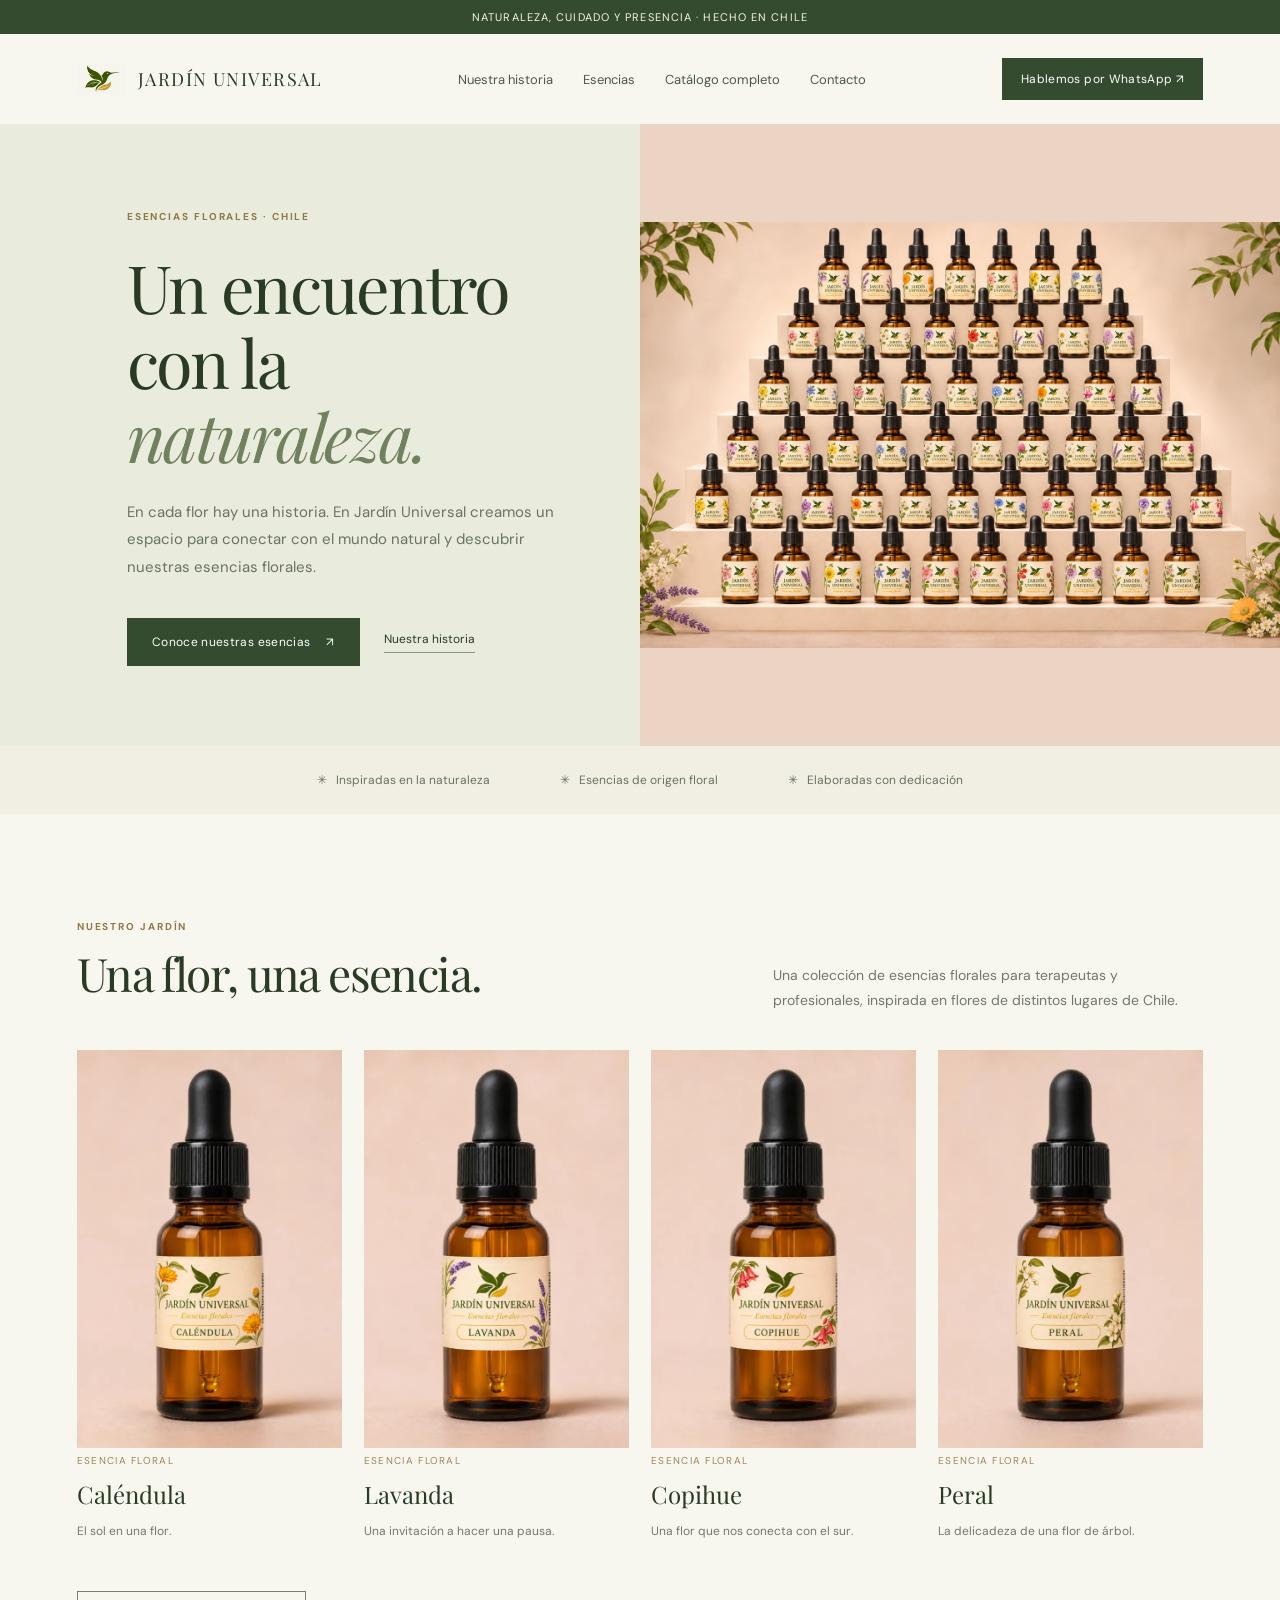
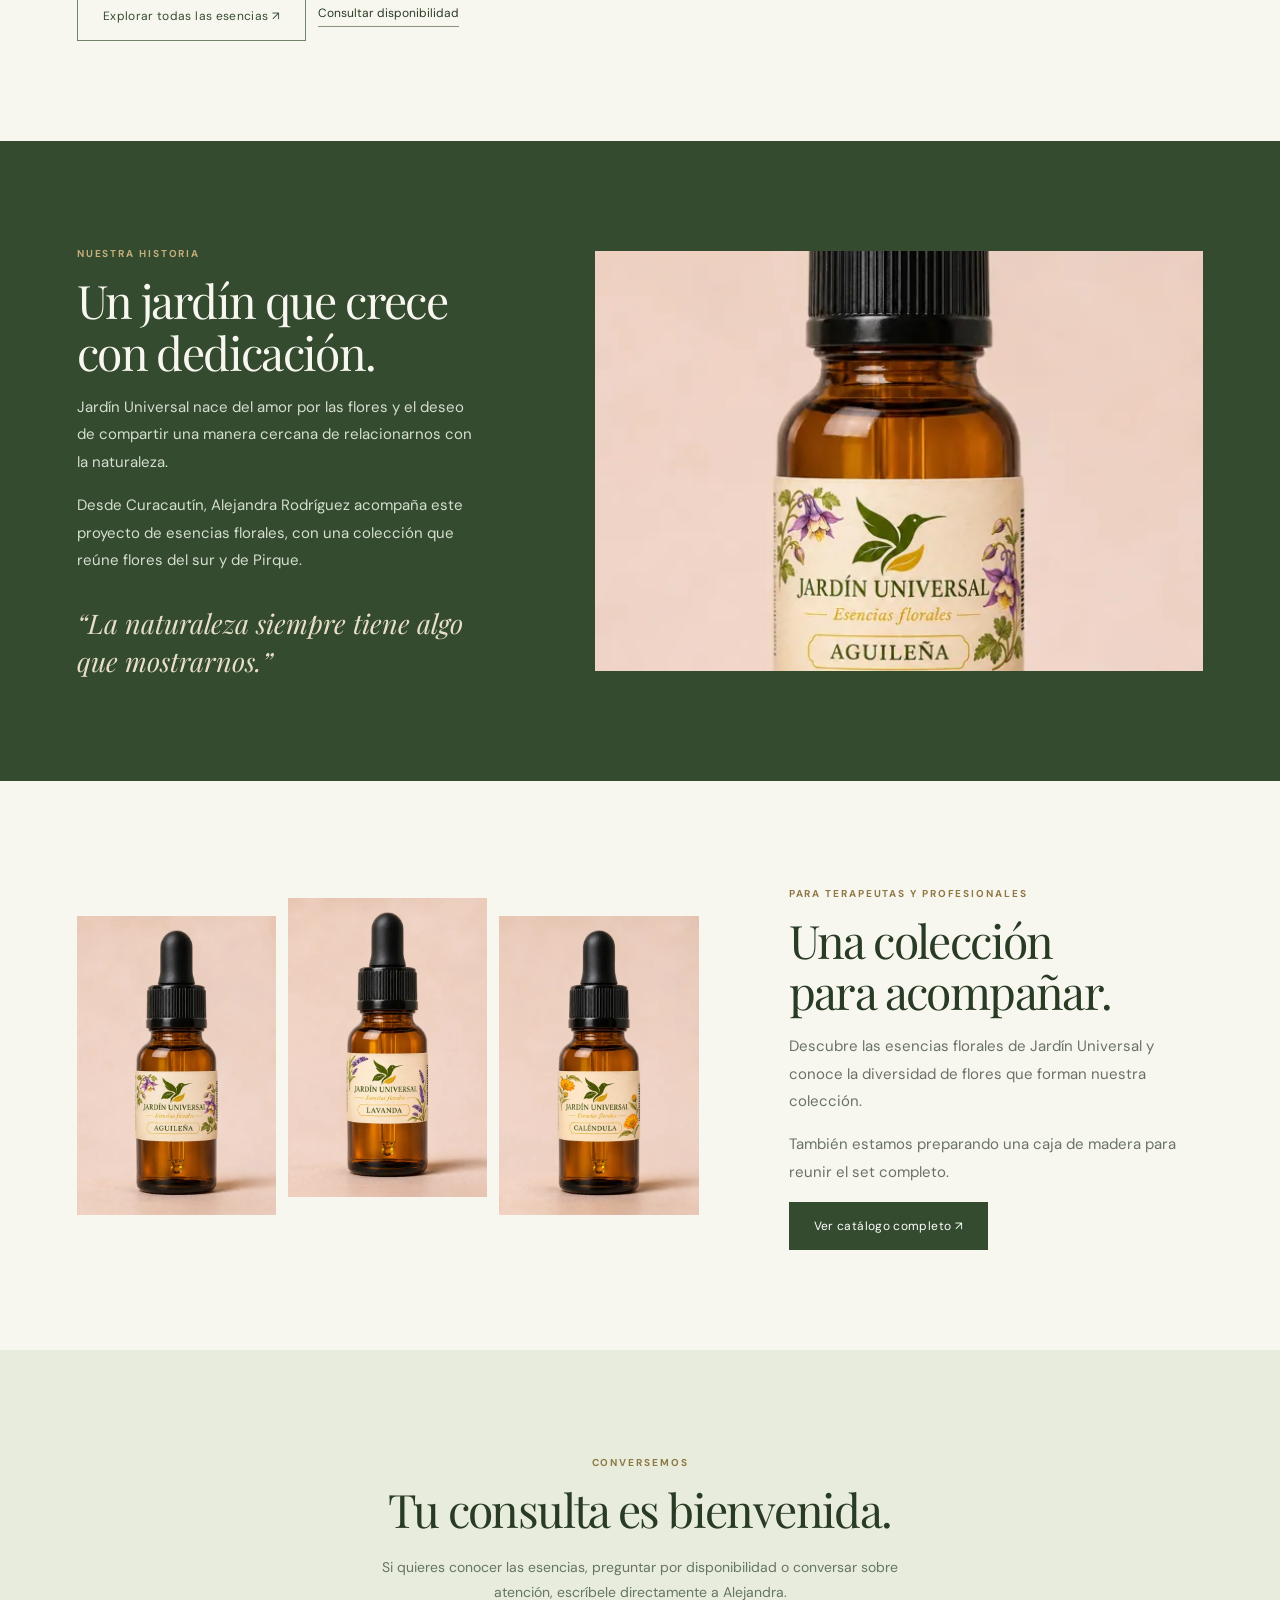
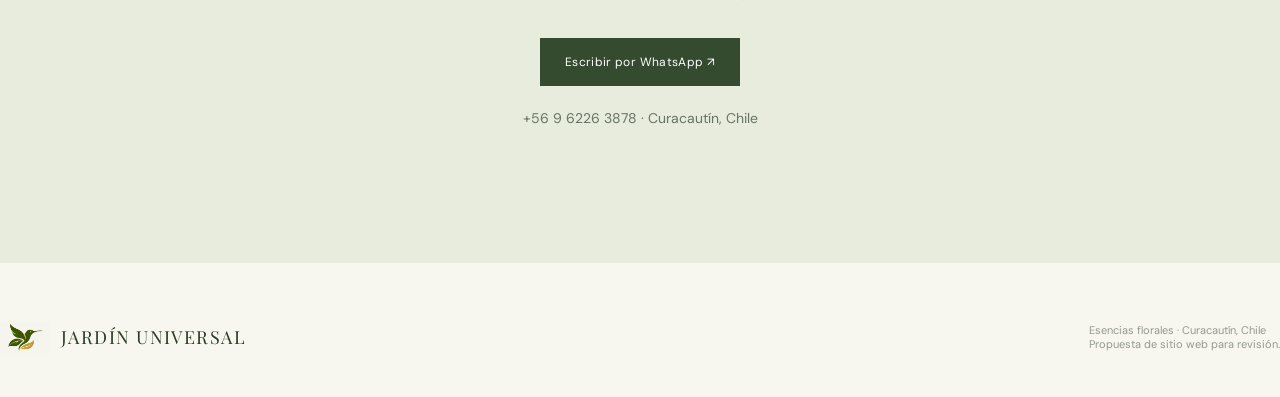
<file: index.html>
<!doctype html>
<html lang="es"><head><meta charset="utf-8"><meta name="viewport" content="width=device-width, initial-scale=1"><title>Jardín Universal | Esencias florales</title><meta name="description" content="Esencias florales, naturaleza y acompañamiento desde el sur de Chile."><link rel="preconnect" href="https://fonts.googleapis.com"><link rel="preconnect" href="https://fonts.gstatic.com" crossorigin><link href="https://fonts.googleapis.com/css2?family=DM+Sans:wght@400;500;600;700&family=Playfair+Display:ital,wght@0,400;0,500;0,600;1,400&display=swap" rel="stylesheet"><style>
:root{--ink:#293b25;--moss:#3f542f;--muted:#72786a;--cream:#f8f7ef;--ivory:#efeee4;--gold:#c49a52;--line:#dcded1}*{box-sizing:border-box}html{scroll-behavior:smooth}body{margin:0;background:var(--cream);font-family:'DM Sans',sans-serif;color:var(--ink)}a{color:inherit;text-decoration:none}img{display:block;max-width:100%}.wrap{max-width:1300px;margin:auto;padding:0 6%}.topbar{background:#344b30;color:#f6f5e9;text-align:center;font-size:11px;letter-spacing:.1em;padding:10px}.nav{height:90px;display:flex;align-items:center;justify-content:space-between;gap:26px}.brand{display:flex;align-items:center;gap:12px;font-family:'Playfair Display',serif;font-size:18px;letter-spacing:.08em}.brand img{width:49px;height:49px;object-fit:contain;mix-blend-mode:multiply}.navlinks{display:flex;gap:30px;font-size:13px;color:#4d5948}.nav-cta,.button{display:inline-flex;align-items:center;justify-content:center;gap:16px;background:#344b30;color:white;padding:16px 25px;font-size:12px;letter-spacing:.03em}.nav-cta{padding:13px 19px}.hero{display:grid;grid-template-columns:1fr 1fr;min-height:620px}.hero-copy{background:#e9ecdd;display:flex;align-items:center}.hero-inner{max-width:590px;margin-left:auto;padding:80px 10% 80px 12%}.eyebrow{color:#8f7845;letter-spacing:.19em;font-size:10px;font-weight:700;text-transform:uppercase}.hero h1,.heading{font-family:'Playfair Display',serif;font-weight:400;line-height:1.12;letter-spacing:-.035em}.hero h1{font-size:clamp(46px,5.2vw,76px);margin:25px 0}.hero h1 em{font-weight:400;color:#71815e}.hero-copy p,.lead{color:#697265;line-height:1.85;font-size:15px;max-width:480px}.hero-actions{display:flex;align-items:center;gap:24px;margin-top:36px}.textlink{font-size:12px;border-bottom:1px solid #87937a;padding-bottom:5px}.hero-image{background:linear-gradient(0deg,#293b2533,#293b2508),url('assets/frascos/41.webp') center/cover;min-height:530px}.hero-note{background:#f1efe4;padding:26px 6%;display:flex;justify-content:center;gap:70px;flex-wrap:wrap;color:#69715f;font-size:12px}.section{padding:100px 0}.section-head{display:flex;align-items:end;justify-content:space-between;gap:24px;margin-bottom:38px}.heading{font-size:clamp(34px,3.6vw,50px);margin:13px 0}.section-head p{max-width:430px;margin:0;color:var(--muted);font-size:14px;line-height:1.75}.cards{display:grid;grid-template-columns:repeat(4,1fr);gap:22px}.card{min-width:0}.card-img{height:225px;background:#eeece0;overflow:hidden}.card-img img{width:100%;height:100%;object-fit:cover;transition:transform .35s}.card:hover img{transform:scale(1.04)}.card small{font-size:10px;letter-spacing:.13em;color:#9d8556;text-transform:uppercase}.card h3{font-family:'Playfair Display',serif;font-size:24px;font-weight:400;margin:9px 0}.card p{font-size:12px;color:var(--muted);line-height:1.6}.catalogue-actions{display:flex;gap:12px;align-items:center;margin:38px 0 0}.outline{border:1px solid #73826a;background:transparent;color:#344b30}.explore{margin-top:34px;border-top:1px solid var(--line);padding-top:24px}.explore summary{cursor:pointer;font-size:14px;font-weight:600}.search{margin-top:22px;width:min(440px,100%);padding:13px 15px;border:1px solid #cbd1c0;background:transparent;font:inherit}.names{display:grid;grid-template-columns:repeat(4,1fr);gap:0 25px;list-style:none;padding:0}.names li{font-size:12px;padding:12px 0;border-bottom:1px solid #e2e4d9}.names span{float:right;color:#a4aa9f}.about{background:#344b30;color:#f8f7ef}.about-grid{display:grid;grid-template-columns:.8fr 1.2fr;gap:10%;align-items:center}.about .eyebrow{color:#c4ae79}.about .lead{color:#d5decf}.about-visual{height:420px;background:url('assets/frascos/01.webp') center/cover}.quote{font-family:'Playfair Display',serif;font-style:italic;font-size:27px;line-height:1.4;color:#e7dfc7;margin-top:30px}.packs{display:grid;grid-template-columns:1.2fr .8fr;gap:8%;align-items:center}.packs-img{min-height:440px;background:url('assets/packs.png') center/cover}.mini{font-size:11px;color:#959c8e;line-height:1.7}.contact{background:#e7ecdd;text-align:center;padding:100px 20px}.contact p{max-width:570px;margin:20px auto 32px;line-height:1.8;color:#677466;font-size:14px}.footer{padding:50px 0 35px}.footer-grid{display:flex;justify-content:space-between;gap:20px;align-items:center}.footer small{color:#92998e;font-size:11px}.mobile{display:none}.badge{display:inline-block;margin-top:14px;font-size:10px;color:#8a7857;background:#eee9d8;padding:7px 10px;letter-spacing:.04em}@media(max-width:800px){.nav{height:75px}.navlinks,.nav-cta{display:none}.mobile{display:block;font-size:12px}.hero{grid-template-columns:1fr}.hero-inner{padding:65px 7%}.hero-image{min-height:380px}.cards{grid-template-columns:repeat(2,1fr)}.section{padding:72px 0}.section-head{display:block}.section-head p{margin-top:15px}.about-grid,.packs{grid-template-columns:1fr;gap:35px}.about-visual,.packs-img{height:330px;min-height:0}.names{grid-template-columns:repeat(2,1fr)}.hero-note{gap:15px 30px}.footer-grid{display:block}.footer small{display:block;margin-top:20px}}@media(max-width:420px){.brand{font-size:15px}.cards{gap:12px}.card-img{height:160px}.hero h1{font-size:45px}.names{grid-template-columns:1fr}}
</style><style>
html,body{max-width:100%;overflow-x:hidden}.card-img{height:auto;aspect-ratio:2/3}.card-img img{object-fit:cover}.hero-image,.packs-img,.about-visual{background-repeat:no-repeat}.names li{display:flex;justify-content:space-between;gap:12px}.names span{float:none;white-space:nowrap}
@media(max-width:800px){.topbar{font-size:9px;padding:9px 12px}.nav{gap:8px}.brand{min-width:0;letter-spacing:.04em}.brand span{white-space:nowrap}.brand img{width:42px;height:42px;flex:none}.hero-inner{padding:55px 7% 60px;margin:0}.hero h1{font-size:clamp(39px,9vw,64px)}.hero-image{min-height:0;aspect-ratio:1.4/1;background-position:center}.hero-note{padding:20px 7%;justify-content:flex-start}.section-head{margin-bottom:28px}.cards{grid-template-columns:repeat(2,minmax(0,1fr))}.card-img{aspect-ratio:2/3}.card h3{font-size:21px}.catalogue-actions{flex-wrap:wrap}.packs-img,.about-visual{height:auto;min-height:0;aspect-ratio:1.45/1}.contact{padding:72px 7%}.footer-grid{align-items:start}}
@media(max-width:560px){.nav{height:70px}.mobile{white-space:nowrap}.cards{grid-template-columns:1fr;gap:28px}.card-img{aspect-ratio:2/3}.hero-actions{align-items:flex-start;flex-direction:column;gap:20px}.section{padding:60px 0}.section-head .heading{font-size:36px}.names{grid-template-columns:1fr}.topbar{letter-spacing:.06em}.wrap{padding-left:6%;padding-right:6%}}
.coleccion-fotos{display:grid;grid-template-columns:repeat(3,minmax(0,1fr));gap:12px;align-items:center}.coleccion-fotos img{width:100%;height:auto;aspect-ratio:2/3;object-fit:cover}.coleccion-fotos img:nth-child(2){transform:translateY(-18px)}@media(max-width:560px){.coleccion-fotos{gap:7px}.coleccion-fotos img:nth-child(2){transform:translateY(-10px)}}
.coleccion-portada{background:#ede8db;min-height:620px;display:flex;flex-direction:column;justify-content:center;padding:34px 30px;gap:22px}.portada-intro{text-align:center;color:#354a2d}.portada-intro span{display:block;font-size:9px;letter-spacing:.18em;color:#8b754b}.portada-intro strong{display:block;margin-top:7px;font:400 23px 'Playfair Display',serif}.portada-grid{display:grid;grid-template-columns:repeat(11,minmax(0,1fr));gap:5px;align-content:center}.portada-grid img{display:block;width:100%;aspect-ratio:2/3;object-fit:cover;background:#ead2c2}.hero-image.coleccion-portada{background-image:none}@media(max-width:800px){.coleccion-portada{min-height:0;aspect-ratio:auto;padding:30px 7%;gap:18px}.portada-grid{grid-template-columns:repeat(11,minmax(0,1fr));gap:4px}.portada-intro strong{font-size:20px}}@media(max-width:560px){.portada-grid{grid-template-columns:repeat(8,minmax(0,1fr));gap:4px}.coleccion-portada{padding:26px 5% 30px}}
.hero-image.portada-fotografica{background:none;display:flex;align-items:center;justify-content:center;min-height:0;overflow:hidden}.portada-fotografica img{display:block;width:100%;height:100%;object-fit:contain;background:#ecd4c4}@media(max-width:800px){.hero-image.portada-fotografica{aspect-ratio:auto}.portada-fotografica img{height:auto}}
</style></head><body><div class="topbar">NATURALEZA, CUIDADO Y PRESENCIA · HECHO EN CHILE</div><header class="wrap nav"><a href="#inicio" class="brand"><img src="assets/logo.png?v=20261115" alt=""><span>JARDÍN UNIVERSAL</span></a><nav class="navlinks" aria-label="Navegación principal"><a href="#historia">Nuestra historia</a><a href="#esencias">Esencias</a><a href="catalogo.html">Catálogo completo</a><a href="#contacto">Contacto</a></nav><a class="nav-cta" href="https://wa.me/56962263878?text=Hola%2C%20quiero%20conocer%20Jard%C3%ADn%20Universal" target="_blank" rel="noopener">Hablemos por WhatsApp ↗</a><a class="mobile" href="#contacto">Contacto ↗</a></header>
<main id="inicio"><section class="hero"><div class="hero-copy"><div class="hero-inner"><span class="eyebrow">Esencias florales · Chile</span><h1>Un encuentro<br>con la <em>naturaleza.</em></h1><p>En cada flor hay una historia. En Jardín Universal creamos un espacio para conectar con el mundo natural y descubrir nuestras esencias florales.</p><div class="hero-actions"><a class="button" href="#esencias">Conoce nuestras esencias <span>↗</span></a><a class="textlink" href="#historia">Nuestra historia</a></div></div></div><div class="hero-image portada-fotografica"><img src="assets/portada-coleccion.png?v=20261115" alt="Presentación visual de la colección de esencias florales Jardín Universal"></div></section><div class="hero-note"><span>✳ &nbsp; Inspiradas en la naturaleza</span><span>✳ &nbsp; Esencias de origen floral</span><span>✳ &nbsp; Elaboradas con dedicación</span></div>
<section id="esencias" class="section"><div class="wrap"><div class="section-head"><div><span class="eyebrow">Nuestro jardín</span><h2 class="heading">Una flor, una esencia.</h2></div><p>Una colección de esencias florales para terapeutas y profesionales, inspirada en flores de distintos lugares de Chile.</p></div><div class="cards"><article class="card"><div class="card-img"><img src="assets/frascos/47.webp" alt="Frasco de esencia floral Caléndula"></div><small>Esencia floral</small><h3>Caléndula</h3><p>El sol en una flor.</p></article><article class="card"><div class="card-img"><img src="assets/frascos/41.webp" alt="Frasco de esencia floral Lavanda"></div><small>Esencia floral</small><h3>Lavanda</h3><p>Una invitación a hacer una pausa.</p></article><article class="card"><div class="card-img"><img src="assets/frascos/11.webp" alt="Frasco de esencia floral Copihue"></div><small>Esencia floral</small><h3>Copihue</h3><p>Una flor que nos conecta con el sur.</p></article><article class="card"><div class="card-img"><img src="assets/frascos/25.webp" alt="Frasco de esencia floral Peral"></div><small>Esencia floral</small><h3>Peral</h3><p>La delicadeza de una flor de árbol.</p></article></div><div class="catalogue-actions"><a class="button outline" href="catalogo.html">Explorar todas las esencias ↗</a><a class="textlink" href="https://wa.me/56962263878?text=Hola%2C%20quiero%20consultar%20por%20las%20esencias%20florales" target="_blank" rel="noopener">Consultar disponibilidad</a></div></div></section>
<section id="historia" class="section about"><div class="wrap about-grid"><div><span class="eyebrow">Nuestra historia</span><h2 class="heading">Un jardín que crece<br>con dedicación.</h2><p class="lead">Jardín Universal nace del amor por las flores y el deseo de compartir una manera cercana de relacionarnos con la naturaleza.</p><p class="lead">Desde Curacautín, Alejandra Rodríguez acompaña este proyecto de esencias florales, con una colección que reúne flores del sur y de Pirque.</p><div class="quote">“La naturaleza siempre tiene algo que mostrarnos.”</div></div><div><div class="about-visual" role="img" aria-label="Frasco de esencia floral de aguileña"></div></div></div></section>
<section id="colecciones" class="section"><div class="wrap packs"><div class="coleccion-fotos"><img src="assets/frascos/01.webp" alt="Esencia floral de aguileña" loading="lazy"><img src="assets/frascos/41.webp" alt="Esencia floral de lavanda" loading="lazy"><img src="assets/frascos/47.webp" alt="Esencia floral de caléndula" loading="lazy"></div><div><span class="eyebrow">Para terapeutas y profesionales</span><h2 class="heading">Una colección<br>para acompañar.</h2><p class="lead">Descubre las esencias florales de Jardín Universal y conoce la diversidad de flores que forman nuestra colección.</p><p class="lead">También estamos preparando una caja de madera para reunir el set completo.</p><a class="button" href="catalogo.html">Ver catálogo completo ↗</a></div></div></section>
<section id="contacto" class="contact"><span class="eyebrow">Conversemos</span><h2 class="heading">Tu consulta es bienvenida.</h2><p>Si quieres conocer las esencias, preguntar por disponibilidad o conversar sobre atención, escríbele directamente a Alejandra.</p><a class="button" href="https://wa.me/56962263878?text=Hola%20Alejandra%2C%20me%20gustar%C3%ADa%20conocer%20Jard%C3%ADn%20Universal" target="_blank" rel="noopener">Escribir por WhatsApp ↗</a><p class="mini">+56 9 6226 3878 · Curacautín, Chile</p></section></main><footer class="wrap footer"><div class="footer-grid"><a href="#inicio" class="brand"><img src="assets/logo.png?v=20261115" alt=""><span>JARDÍN UNIVERSAL</span></a><small>Esencias florales · Curacautín, Chile<br>Propuesta de sitio web para revisión.</small></div></footer></body></html>
</file>
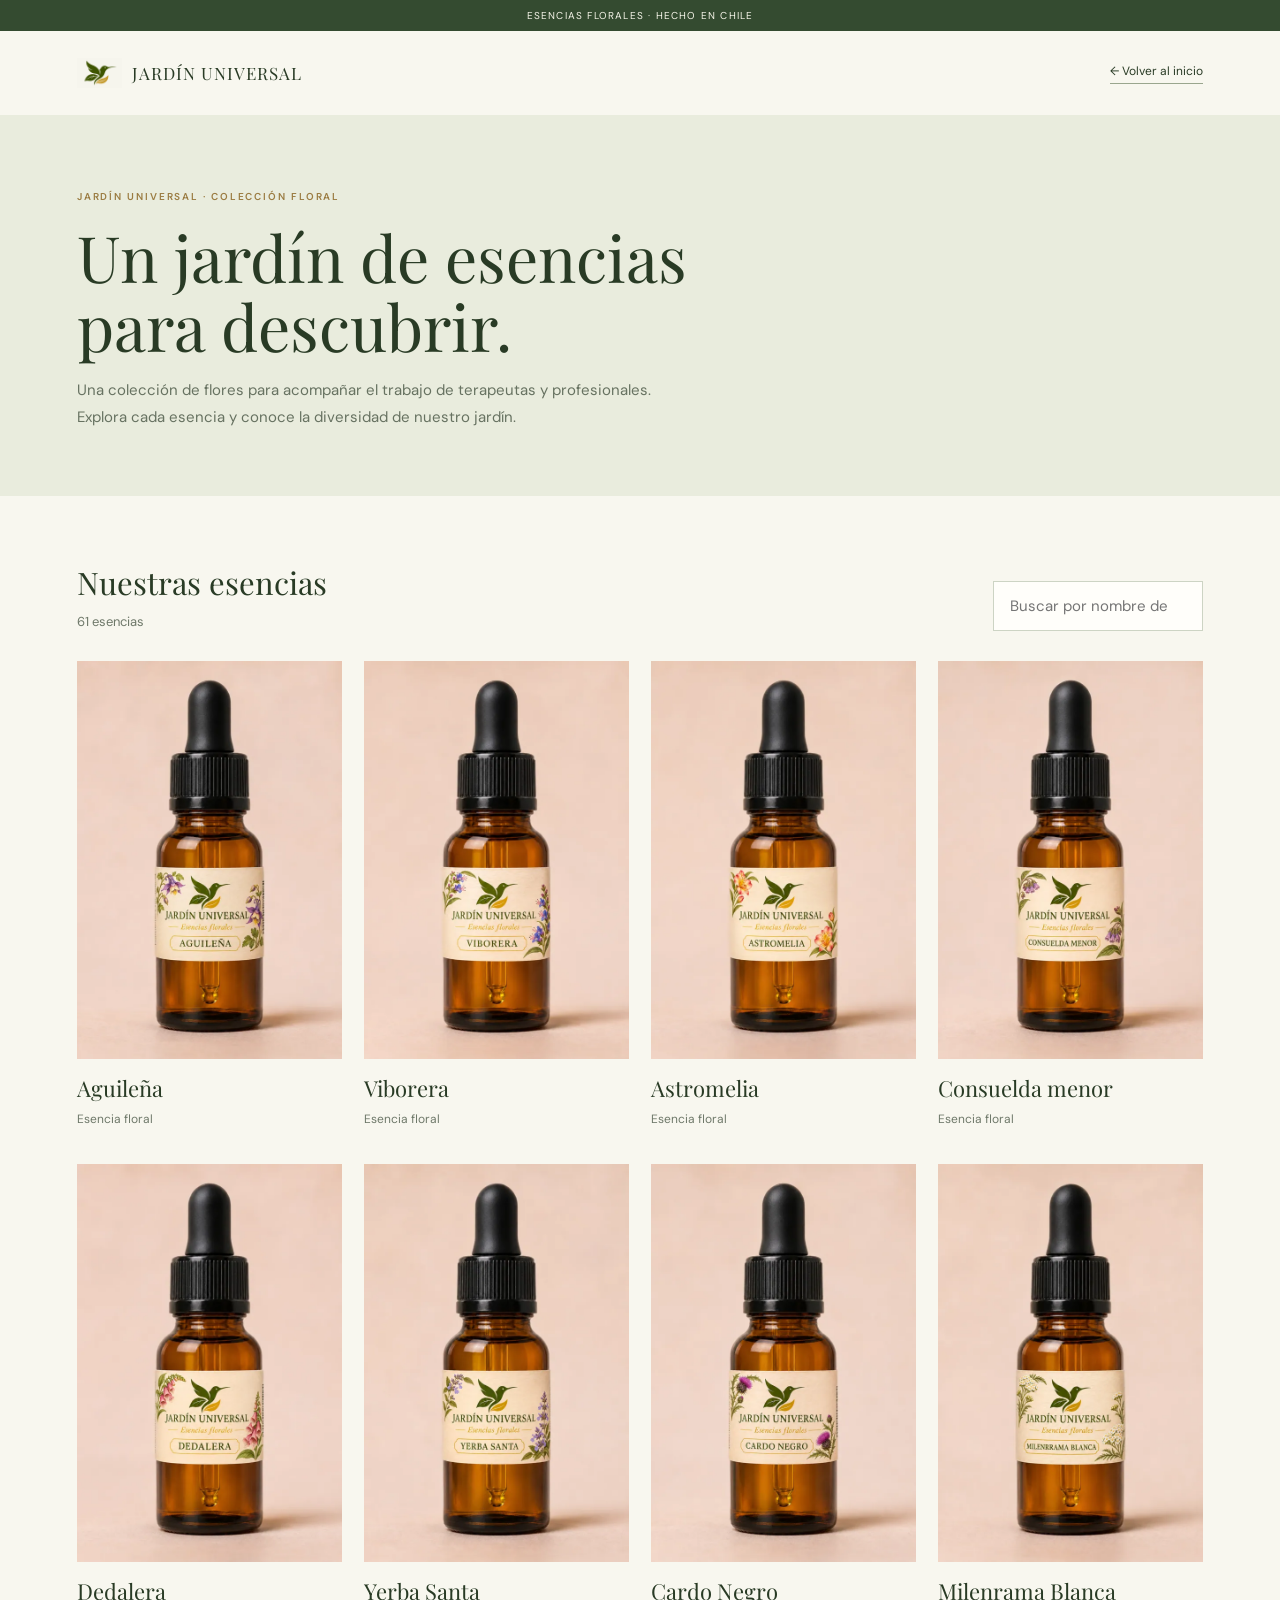
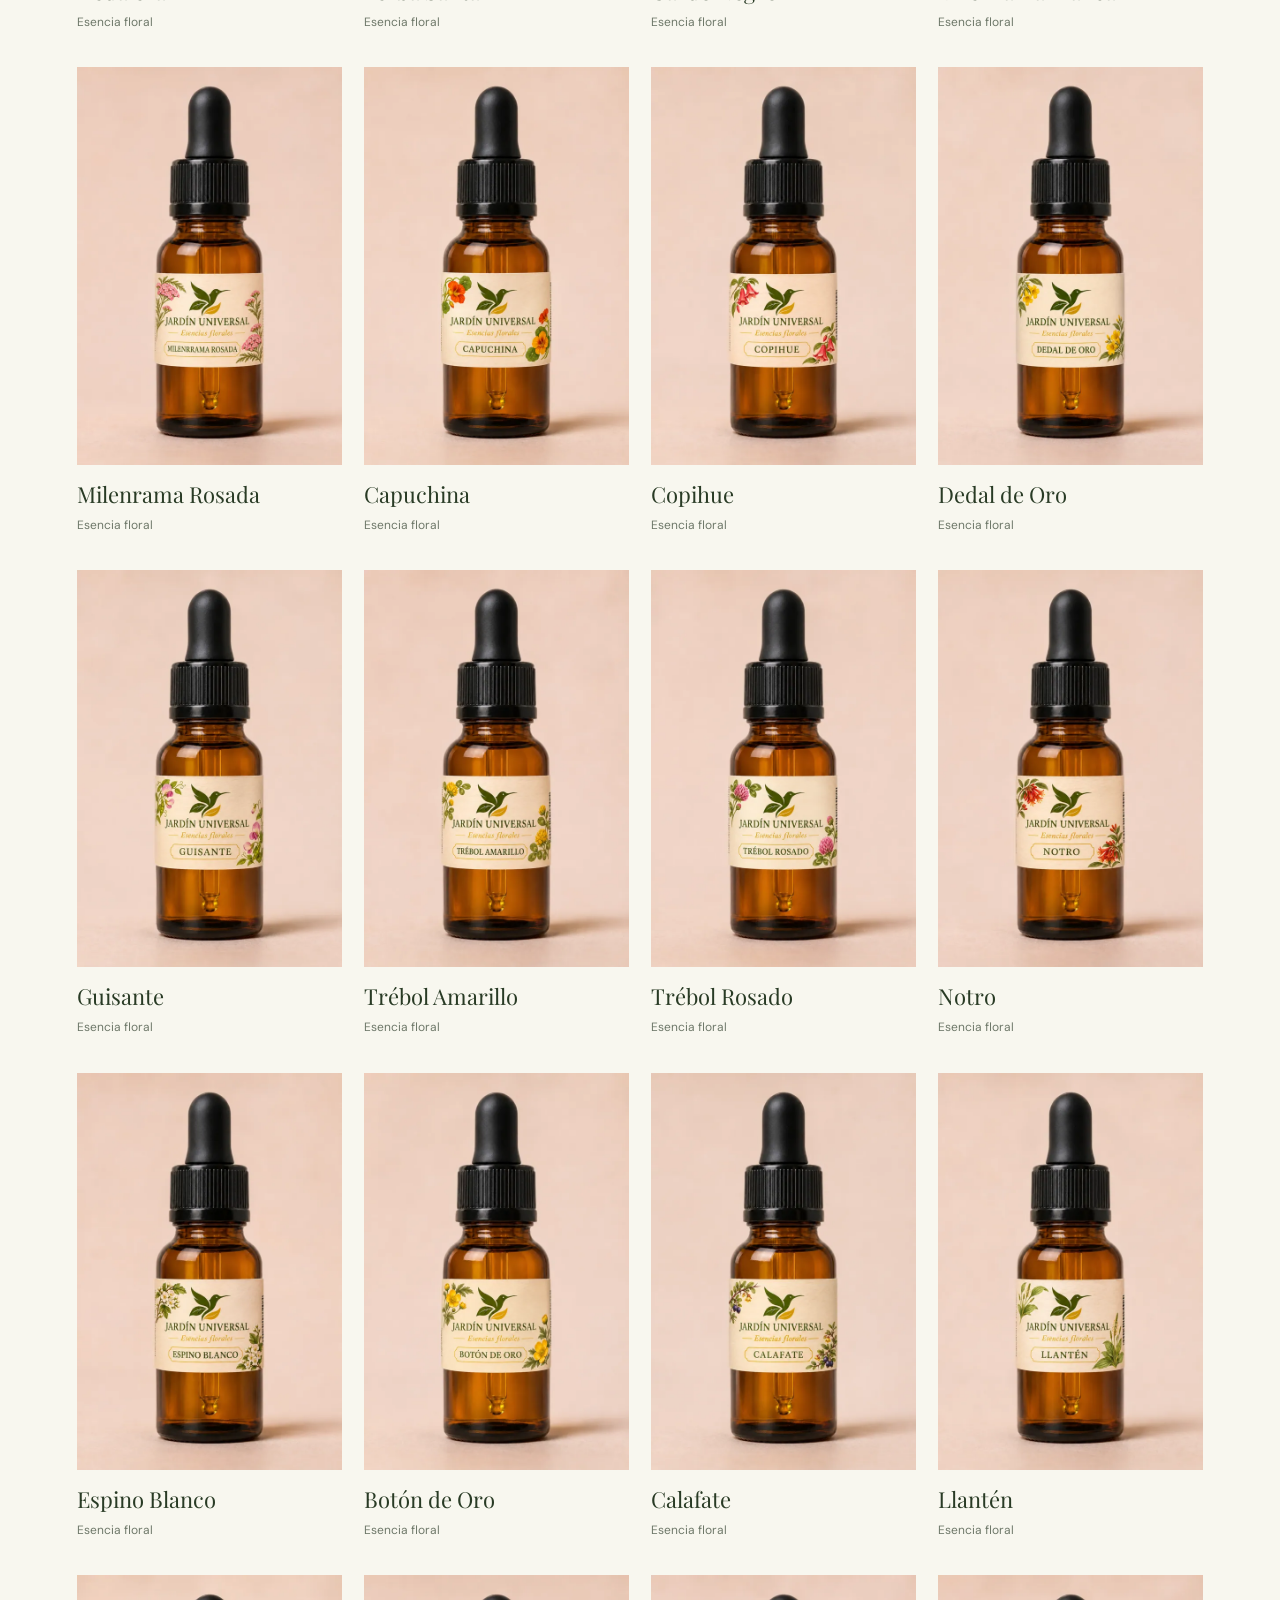
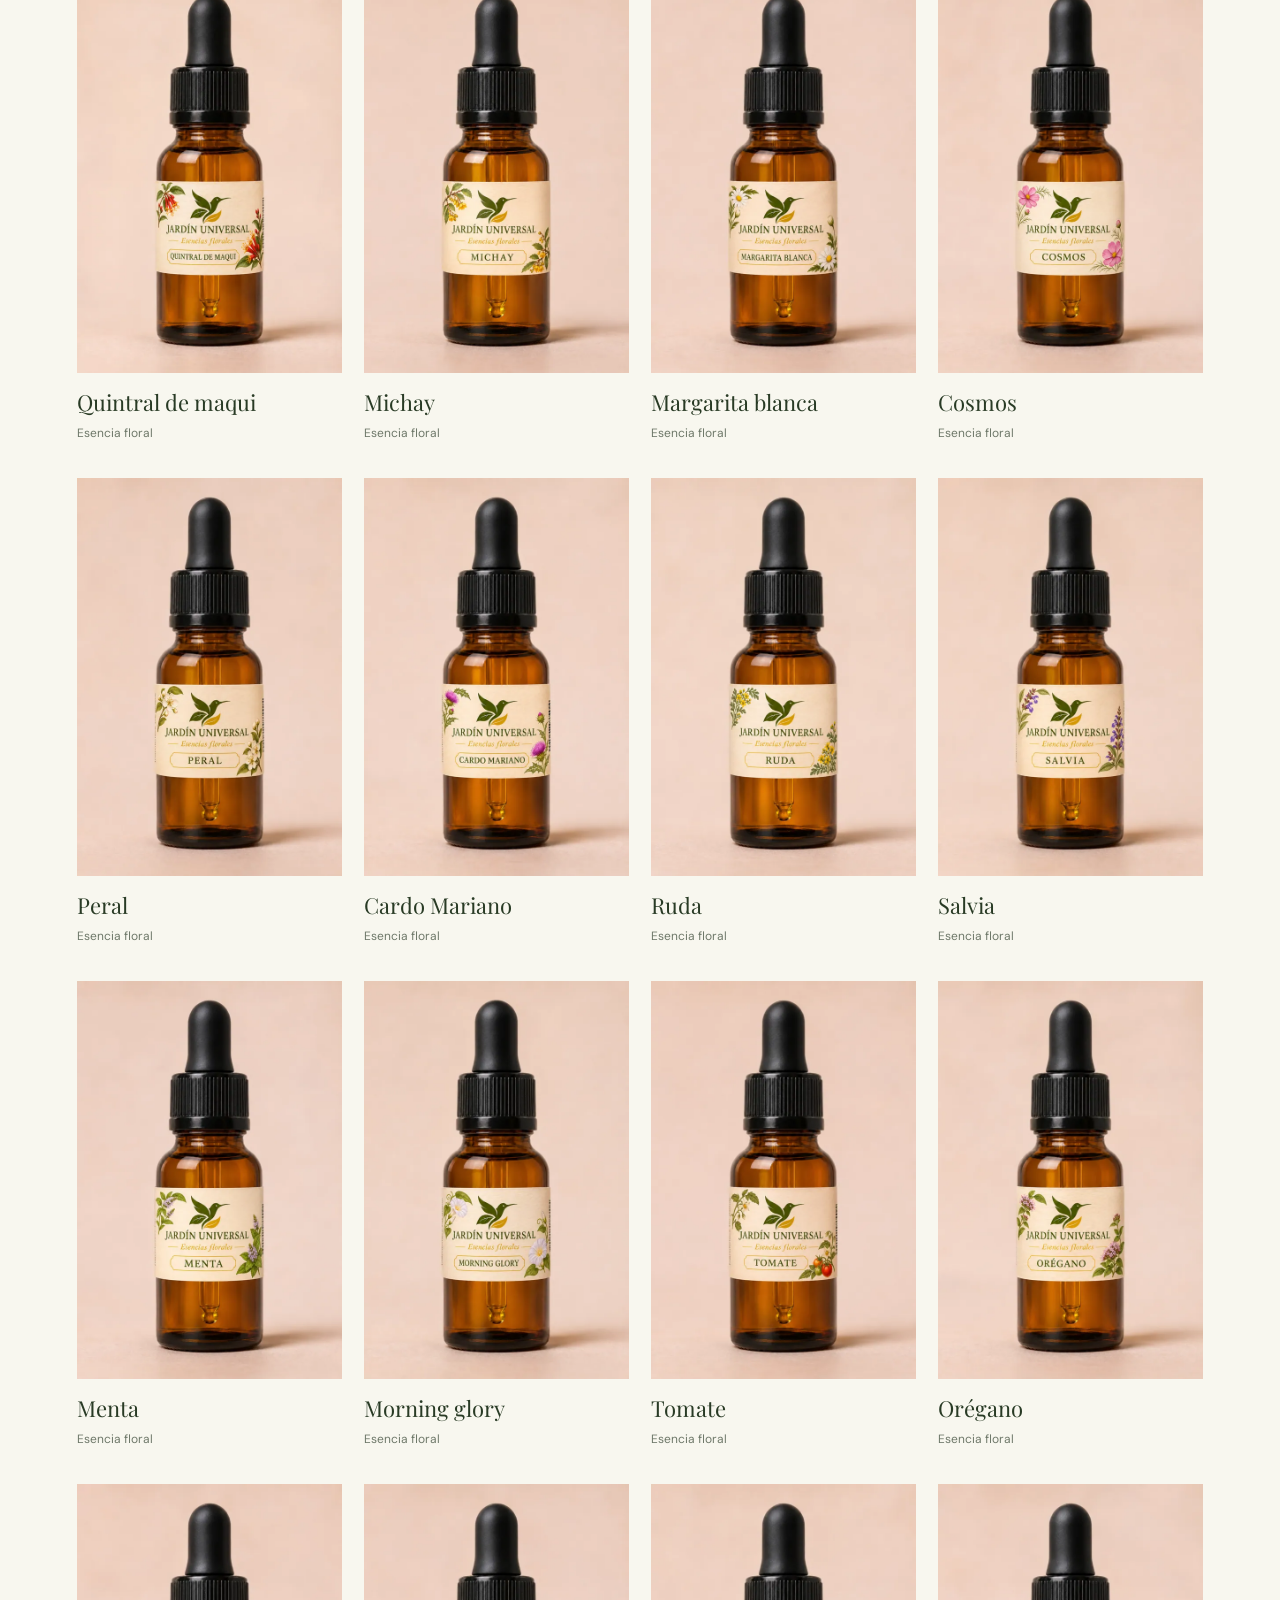
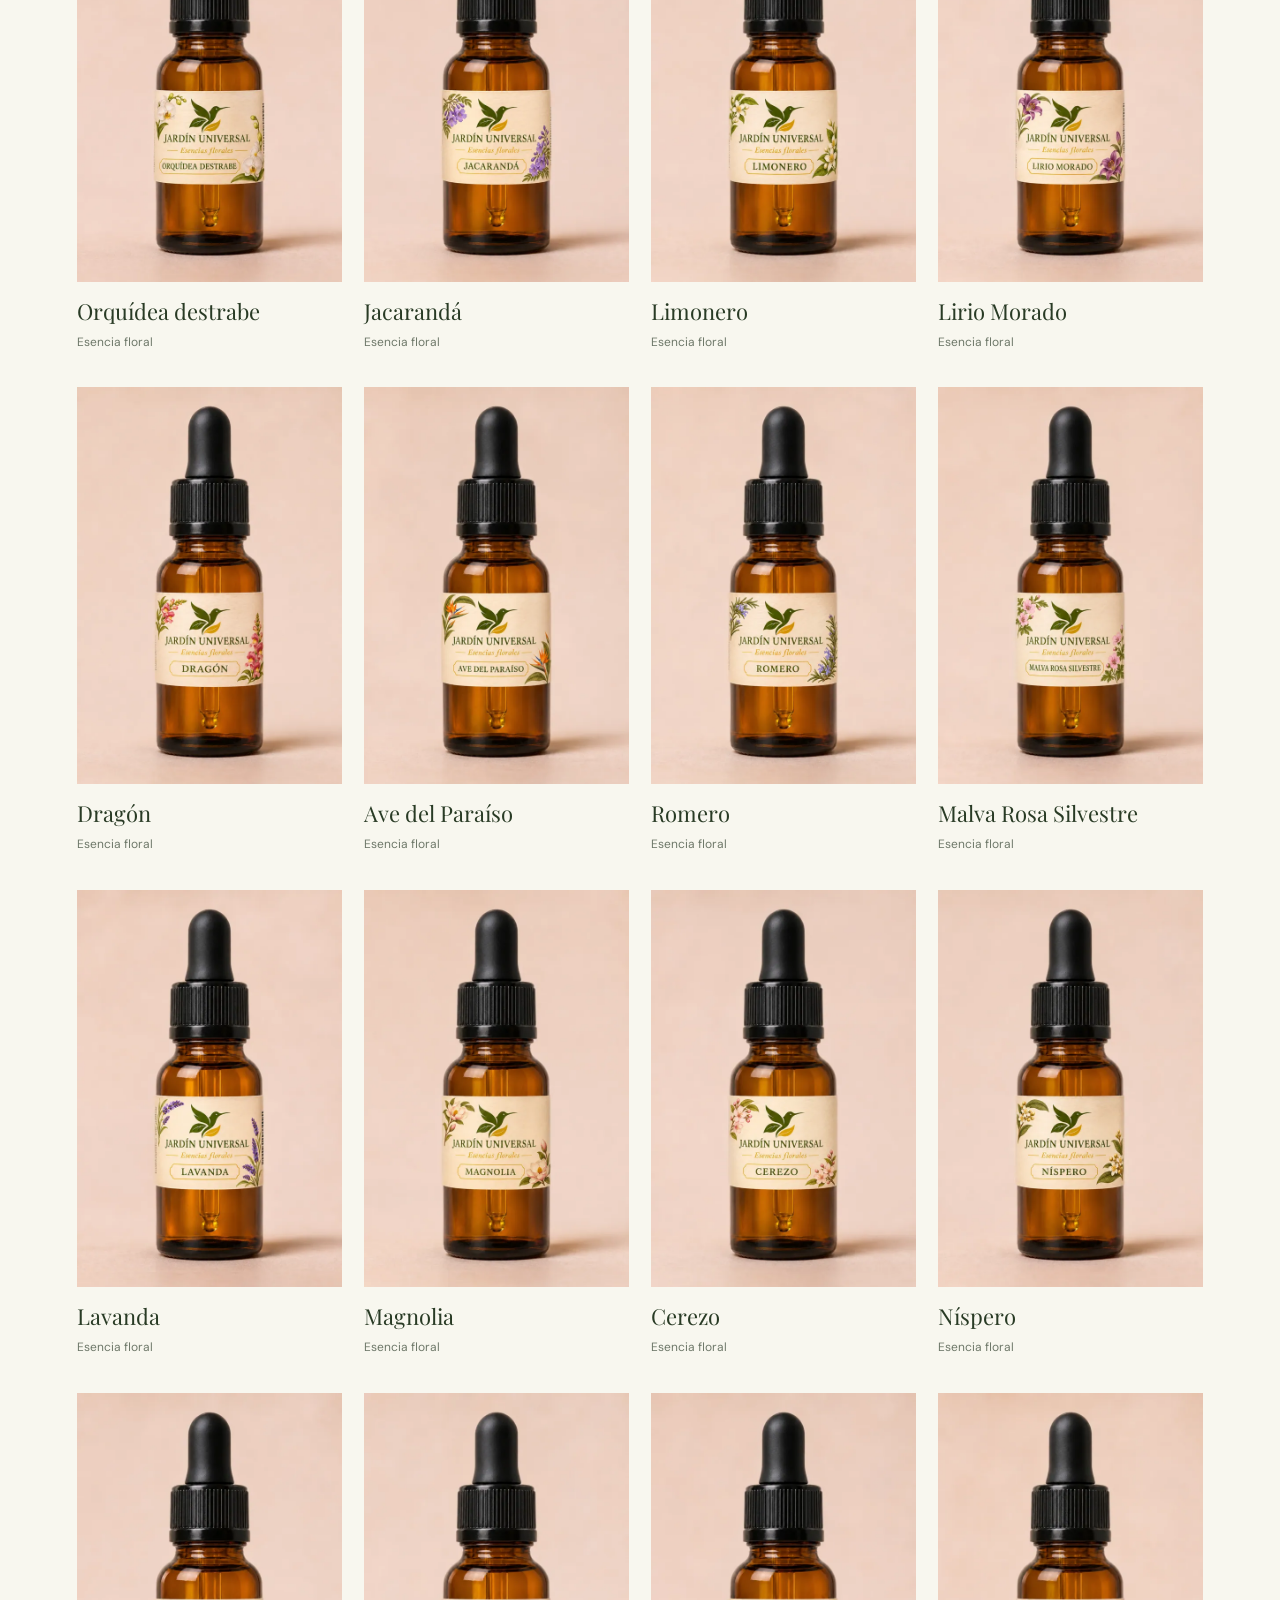
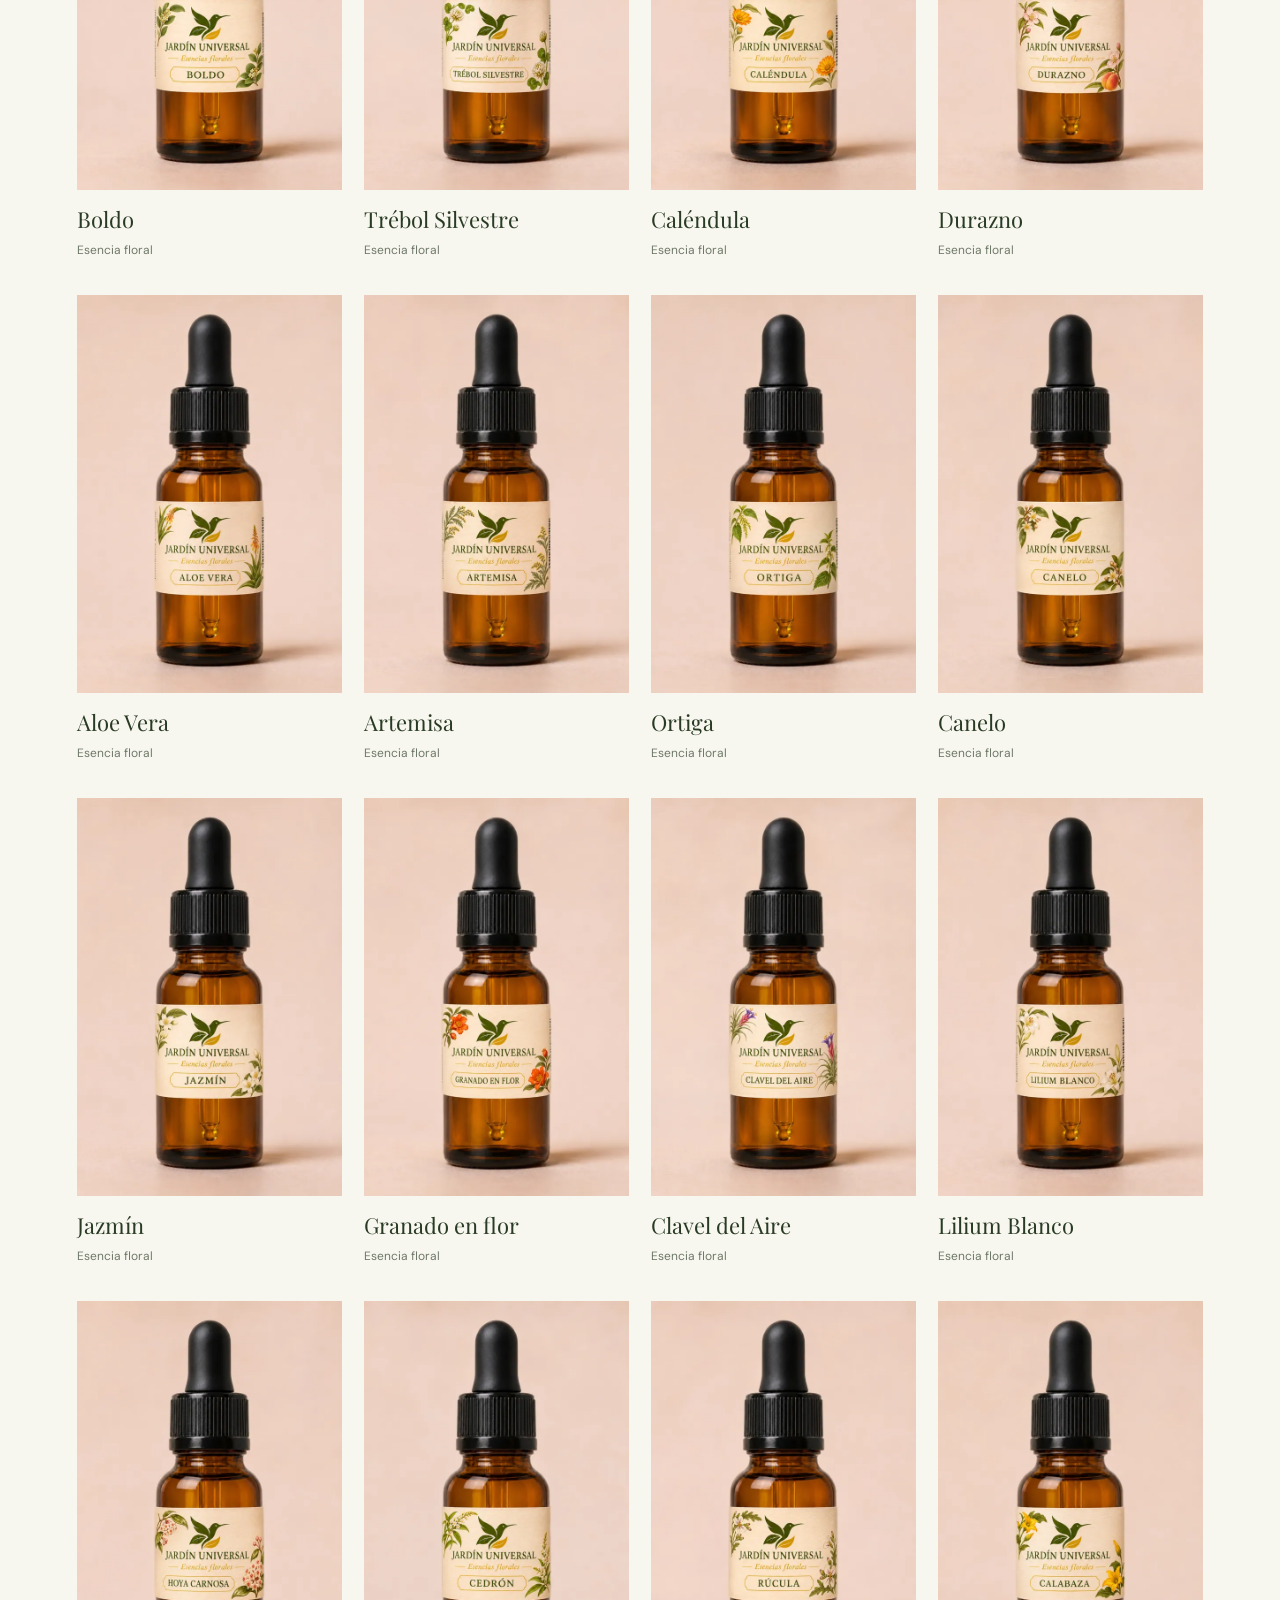
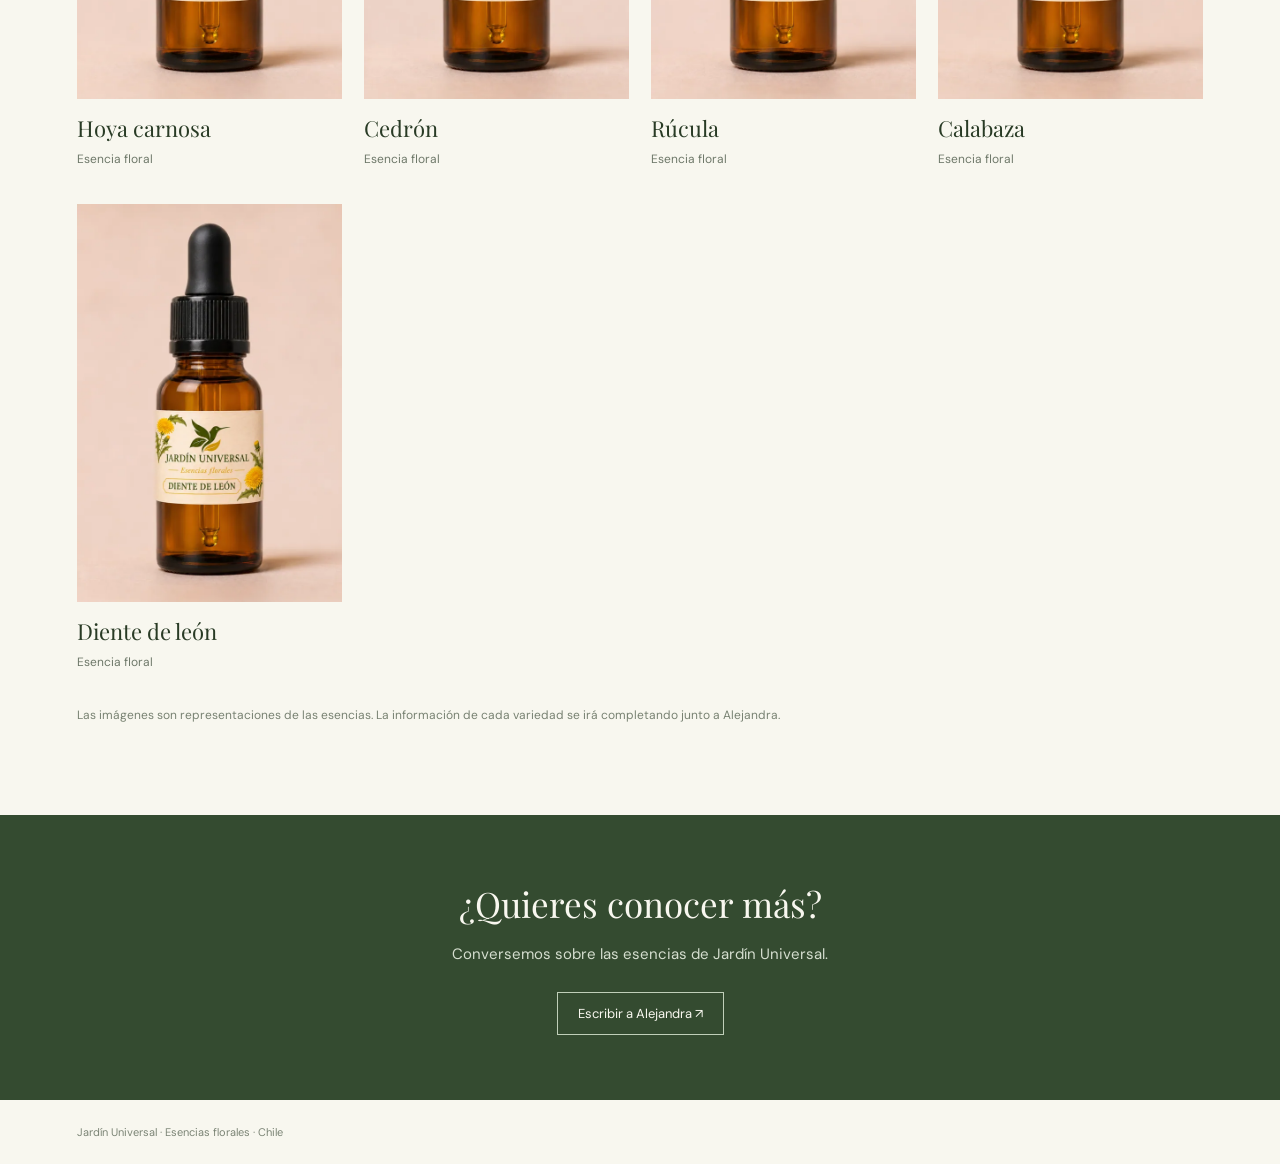
<file: catalogo.html>
<!doctype html><html lang="es"><head><meta charset="utf-8"><meta name="viewport" content="width=device-width,initial-scale=1"><meta name="description" content="Conoce las esencias florales de Jardín Universal."><title>Catálogo | Jardín Universal</title><link rel="preconnect" href="https://fonts.googleapis.com"><link rel="preconnect" href="https://fonts.gstatic.com" crossorigin><link href="https://fonts.googleapis.com/css2?family=DM+Sans:wght@400;500;600&family=Playfair+Display:wght@400;500&display=swap" rel="stylesheet"><style>
:root{--ink:#293b25;--muted:#6e7869;--paper:#f8f7ef;--line:#e0e3d8;--accent:#a8874b}*{box-sizing:border-box}body{margin:0;background:var(--paper);color:var(--ink);font:15px 'DM Sans',sans-serif}a{color:inherit;text-decoration:none}button,input{font:inherit}button{cursor:pointer}.wrap{width:min(1280px,88%);margin:auto}.bar{background:#344b30;color:#f6f5e9;text-align:center;padding:9px;font-size:10px;letter-spacing:.12em}.nav{height:84px;display:flex;align-items:center;justify-content:space-between;gap:20px}.brand{font-family:'Playfair Display',serif;letter-spacing:.06em;display:flex;align-items:center;gap:10px;font-size:17px}.brand img{width:45px;height:45px;object-fit:contain;mix-blend-mode:multiply}.back{font-size:12px;border-bottom:1px solid #9aa68e;padding-bottom:4px}.intro{background:#e9ecdd;padding:70px 0 65px}.eyebrow{font-size:10px;letter-spacing:.19em;color:#9b7c42;font-weight:600;text-transform:uppercase}.intro h1{font:400 clamp(42px,5vw,66px)/1.08 'Playfair Display',serif;margin:17px 0}.intro p{color:#677261;max-width:610px;line-height:1.8;margin:0}.catalog{padding:65px 0 90px}.toolbar{display:flex;justify-content:space-between;align-items:end;gap:18px;margin-bottom:30px}.toolbar h2{font:400 31px 'Playfair Display',serif;margin:0 0 8px}.count{color:var(--muted);font-size:13px}.search{border:1px solid #cdd4c4;background:#fffefa;padding:14px 16px;width:min(360px,100%);border-radius:0;color:var(--ink)}.grid{display:grid;grid-template-columns:repeat(4,minmax(0,1fr));gap:35px 22px}.item{min-width:0}.image-wrap{background:#f0e4da;aspect-ratio:2/3;overflow:hidden}.image-wrap img{width:100%;height:100%;object-fit:cover;display:block;transition:transform .3s}.item:hover img{transform:scale(1.025)}.item h3{font:400 22px 'Playfair Display',serif;margin:14px 0 7px}.item p{color:var(--muted);font-size:12px;line-height:1.6;margin:0}.empty{color:var(--muted);padding:30px 0}.note{font-size:12px;color:#788272;margin:34px 0 0;line-height:1.6}.contact{background:#344b30;color:#f8f7ef;text-align:center;padding:65px 20px}.contact h2{font:400 35px 'Playfair Display',serif;margin:0 0 15px}.contact p{color:#d5decf;line-height:1.7}.contact a{display:inline-block;border:1px solid #c0cfb9;padding:12px 20px;margin-top:10px;font-size:13px}.foot{padding:25px 0;color:#7b8475;font-size:11px}@media(max-width:850px){.grid{grid-template-columns:repeat(3,minmax(0,1fr))}.intro{padding:55px 0}}@media(max-width:580px){.nav{height:70px}.brand{font-size:14px}.brand img{width:38px;height:38px}.toolbar{align-items:stretch;flex-direction:column}.search{width:100%}.grid{grid-template-columns:repeat(2,minmax(0,1fr));gap:26px 12px}.item h3{font-size:19px}.wrap{width:90%}.intro h1{font-size:41px}}
</style></head><body><div class="bar">ESENCIAS FLORALES · HECHO EN CHILE</div><header class="wrap nav"><a class="brand" href="index.html"><img src="assets/logo.png?v=20261115" alt=""><span>JARDÍN UNIVERSAL</span></a><a class="back" href="index.html">← Volver al inicio</a></header><main><section class="intro"><div class="wrap"><span class="eyebrow">Jardín Universal · Colección floral</span><h1>Un jardín de esencias<br>para descubrir.</h1><p>Una colección de flores para acompañar el trabajo de terapeutas y profesionales. Explora cada esencia y conoce la diversidad de nuestro jardín.</p></div></section><section class="catalog wrap" aria-labelledby="catalog-title"><div class="toolbar"><div><h2 id="catalog-title">Nuestras esencias</h2><span id="count" class="count" aria-live="polite"></span></div><label><span style="position:absolute;left:-10000px">Buscar esencia</span><input id="search" class="search" type="search" placeholder="Buscar por nombre de flor" autocomplete="off"></label></div><div id="grid" class="grid"></div><p id="empty" class="empty" hidden>No encontramos esa esencia. Prueba con otro nombre.</p><p class="note">Las imágenes son representaciones de las esencias. La información de cada variedad se irá completando junto a Alejandra.</p></section><section class="contact"><h2>¿Quieres conocer más?</h2><p>Conversemos sobre las esencias de Jardín Universal.</p><a href="https://wa.me/56962263878?text=Hola%20Alejandra%2C%20quisiera%20conocer%20las%20esencias%20de%20Jard%C3%ADn%20Universal" target="_blank" rel="noopener">Escribir a Alejandra ↗</a></section></main><footer class="wrap foot">Jardín Universal · Esencias florales · Chile</footer><script src="catalogo-datos.js"></script><script>
const grid=document.querySelector('#grid'),search=document.querySelector('#search'),count=document.querySelector('#count'),empty=document.querySelector('#empty');const normalize=s=>s.normalize('NFD').replace(/[\u0300-\u036f]/g,'').toLocaleLowerCase('es');function render(){const term=normalize(search.value.trim());const filtered=esencias.filter(e=>normalize(e.name).includes(term));grid.replaceChildren();for(const e of filtered){const card=document.createElement('article');card.className='item';const box=document.createElement('div');box.className='image-wrap';const img=document.createElement('img');img.src=e.image;img.alt='Frasco de esencia floral '+e.name;img.loading='lazy';img.width=600;img.height=900;box.append(img);const title=document.createElement('h3');title.textContent=e.name;const detail=document.createElement('p');detail.textContent='Esencia floral';card.append(box,title,detail);grid.append(card)}count.textContent=filtered.length+(filtered.length===1?' esencia':' esencias');empty.hidden=filtered.length!==0}search.addEventListener('input',render);render();
</script></body></html>
</file>
